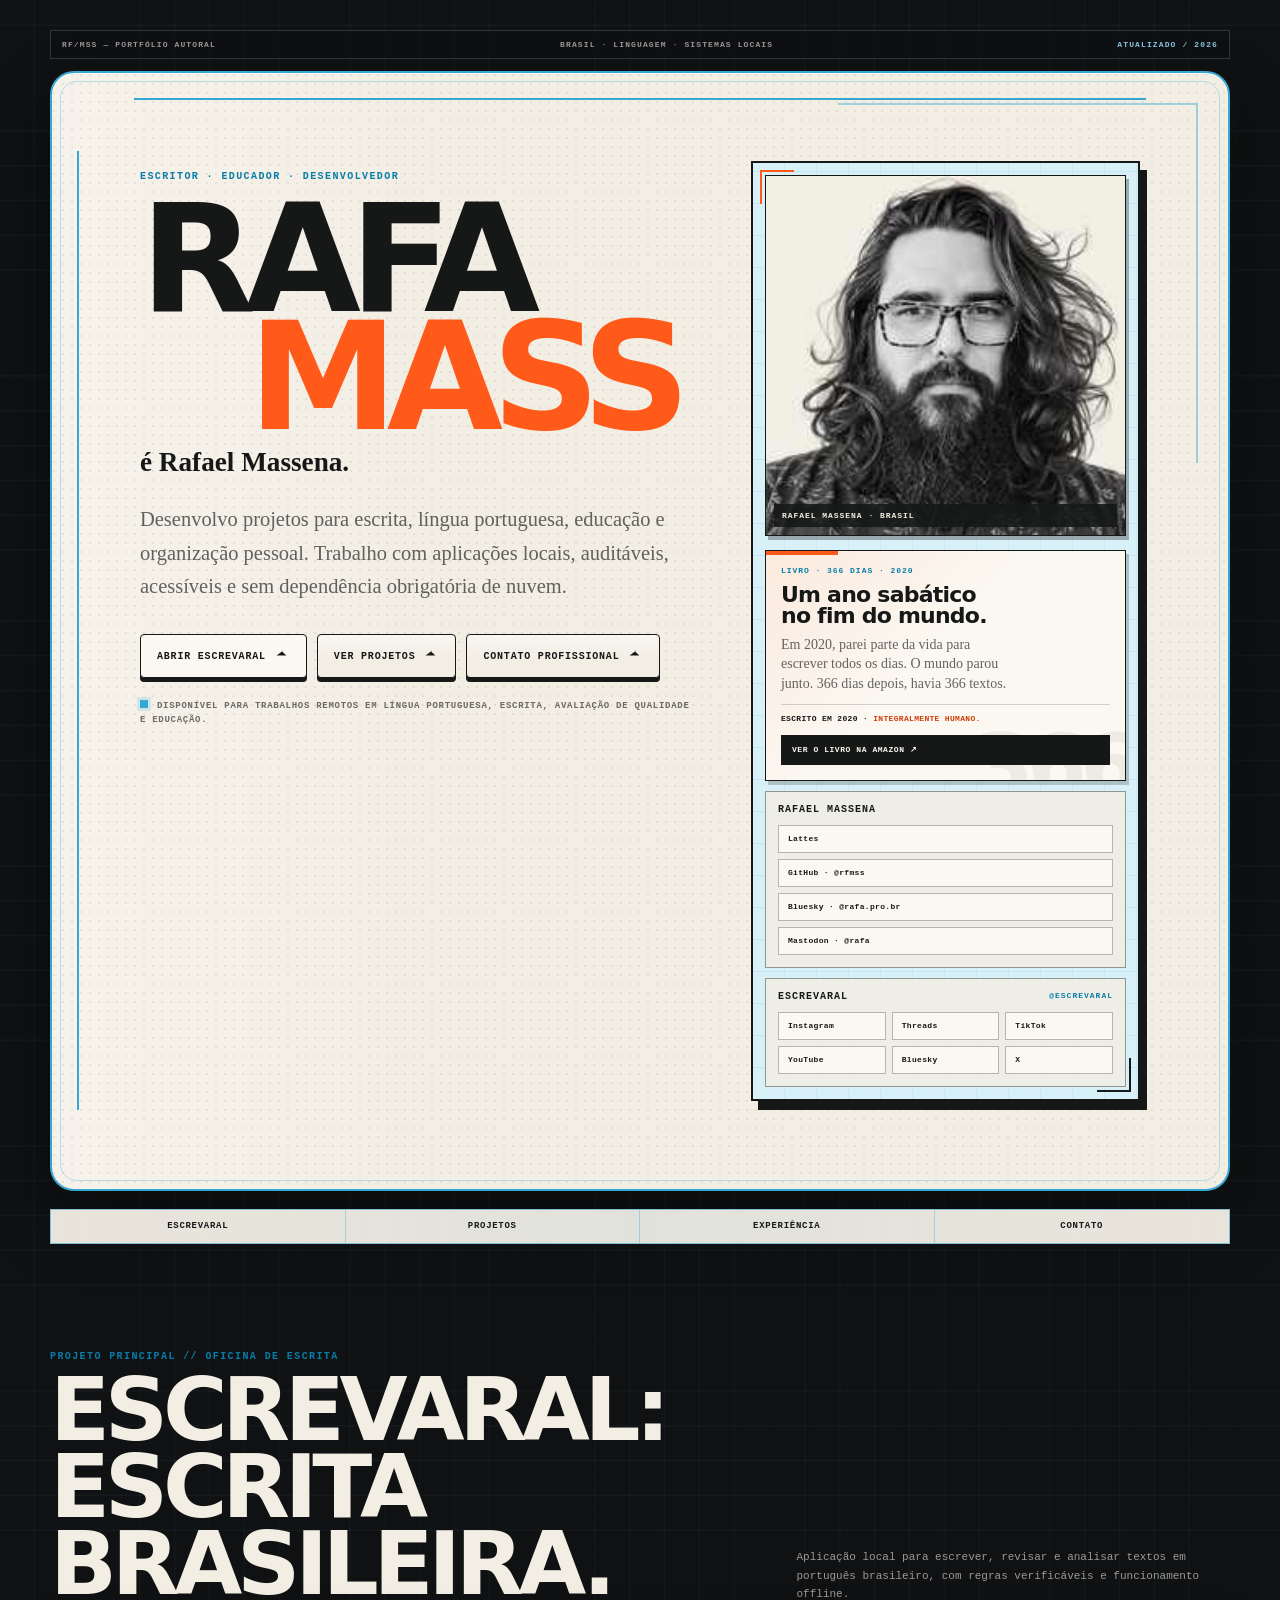
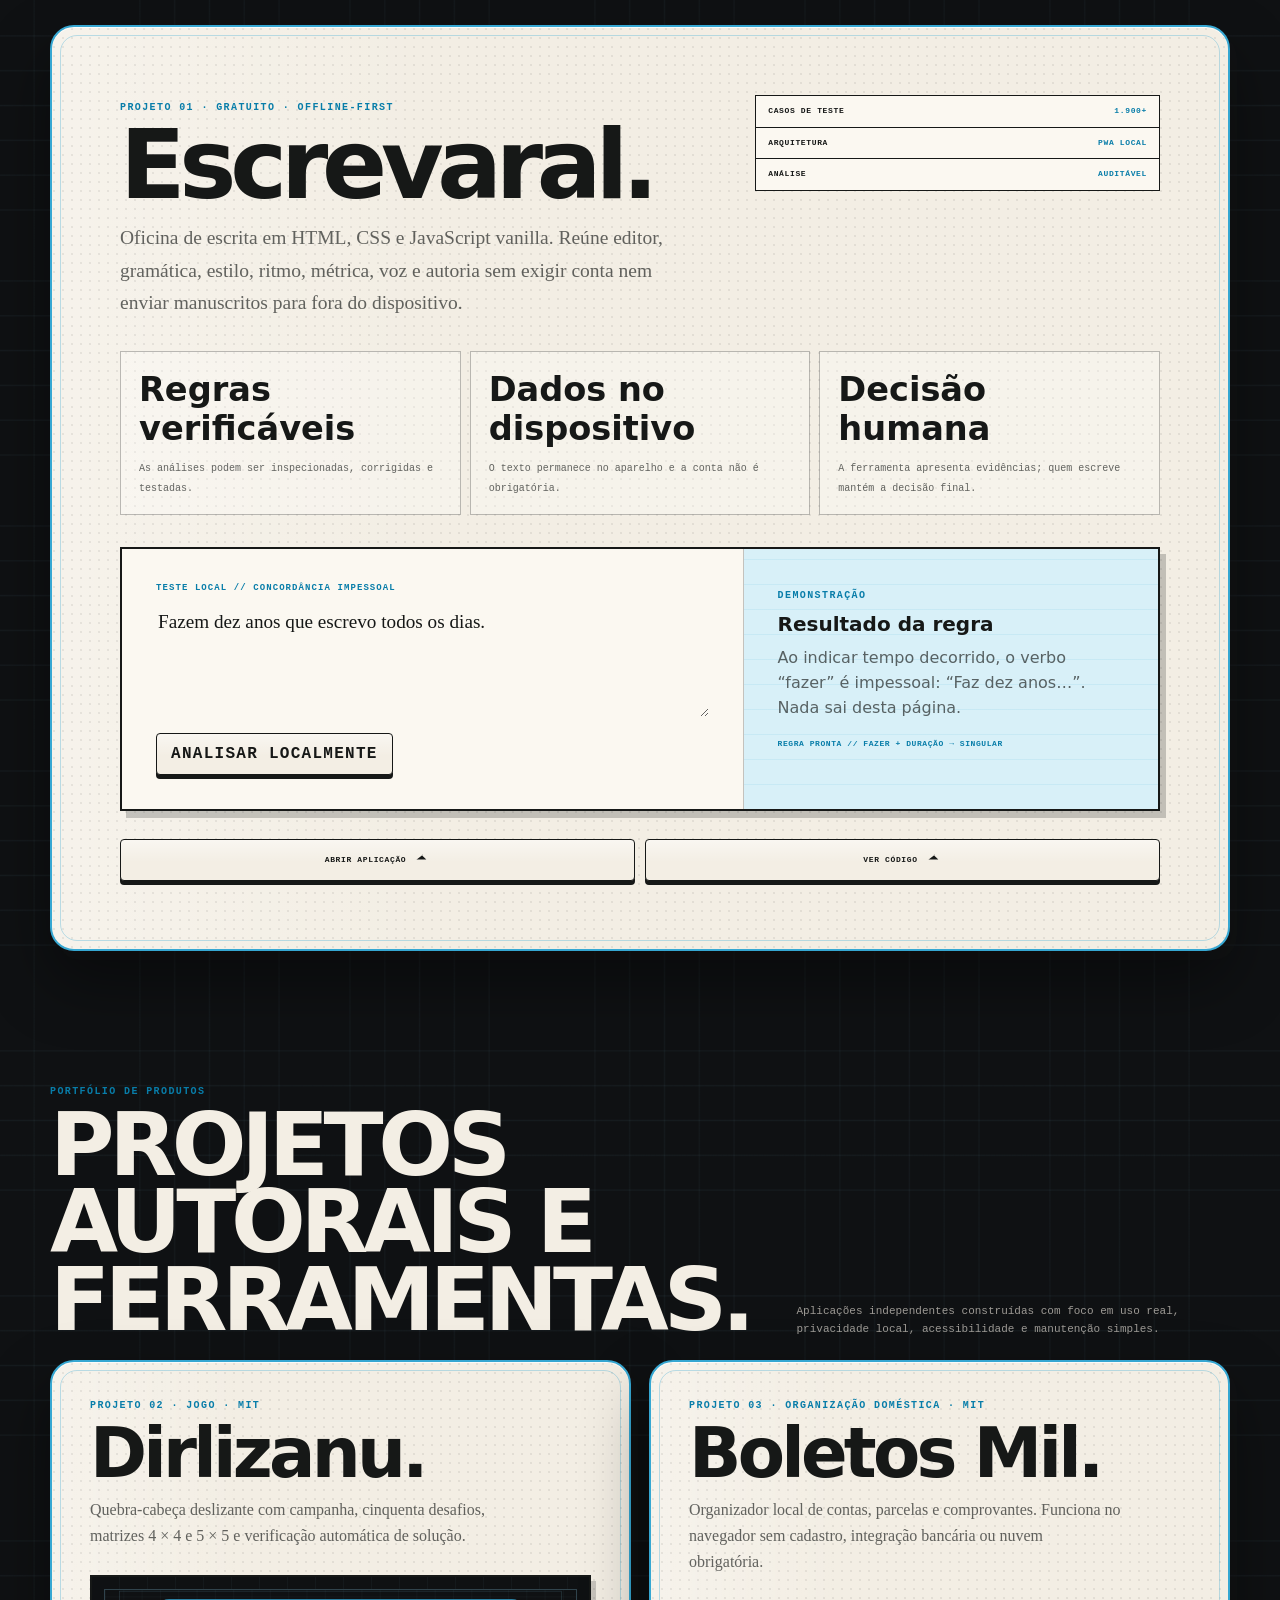
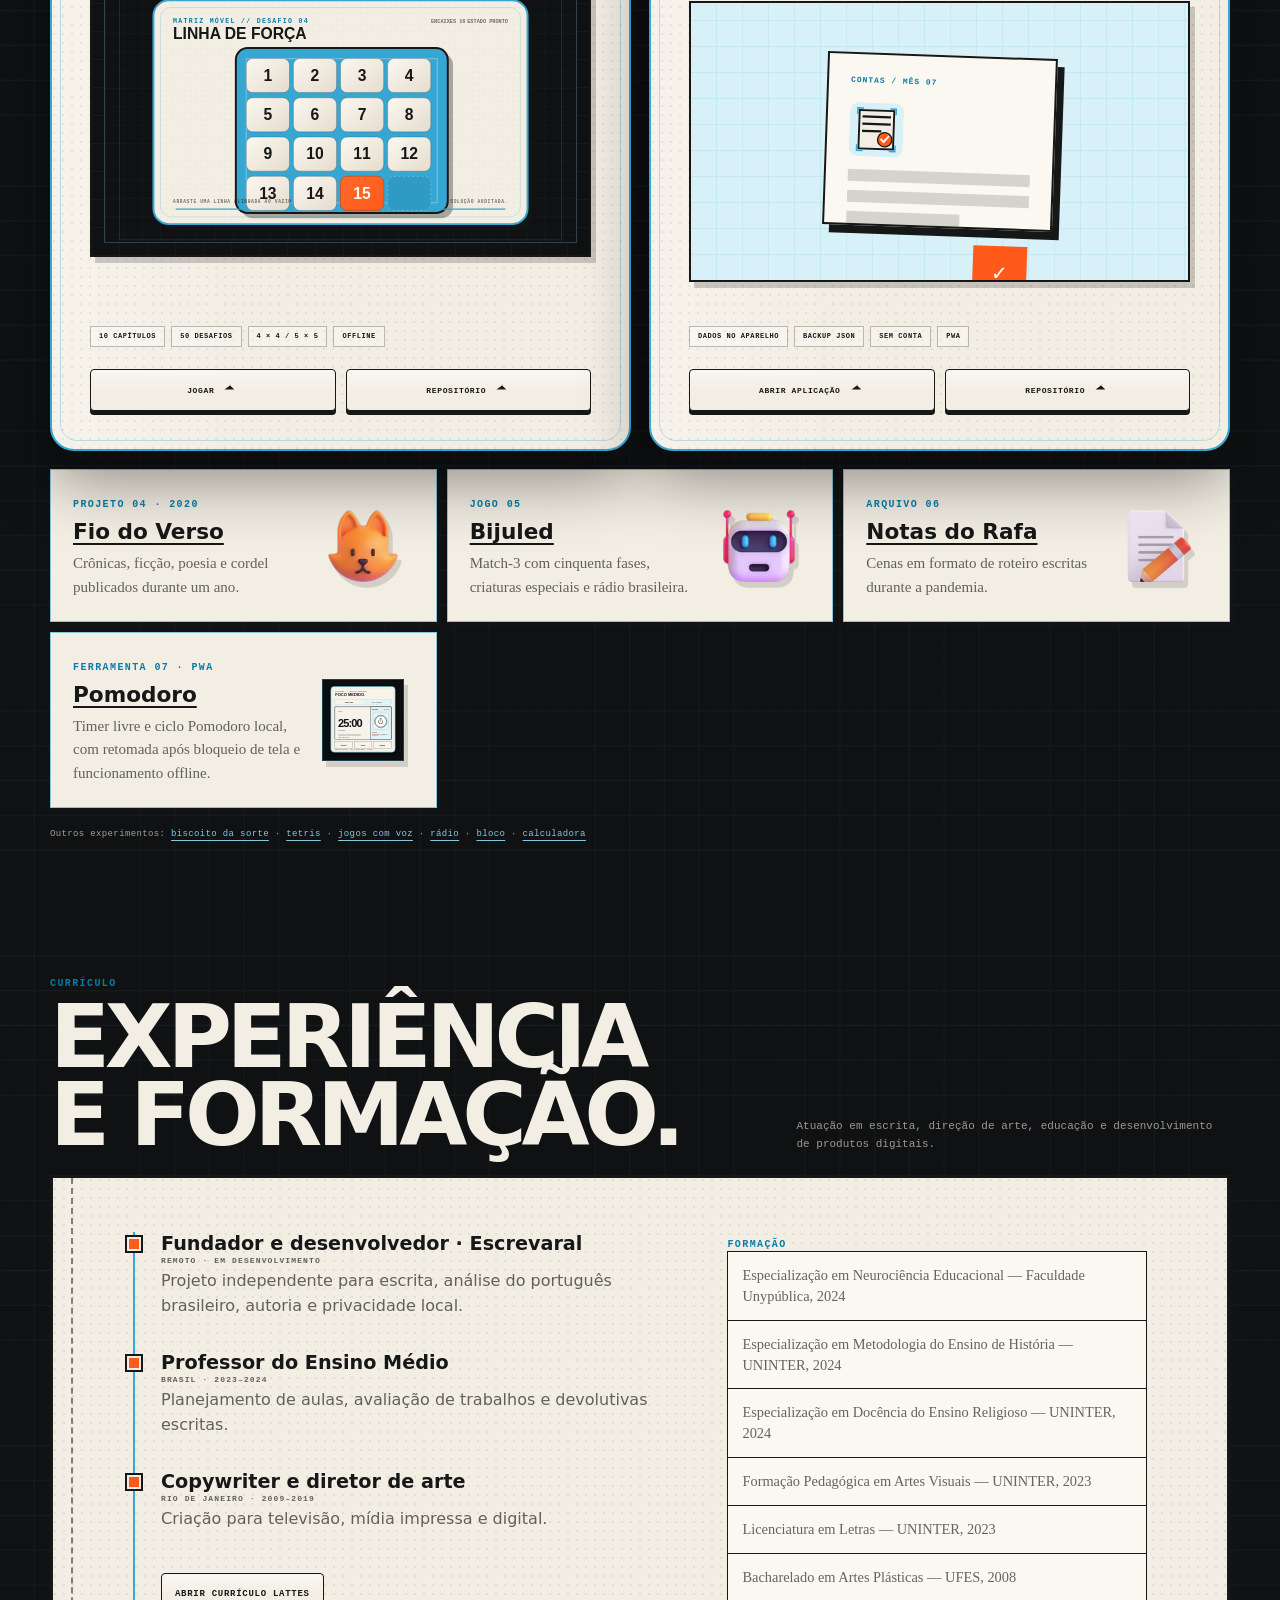
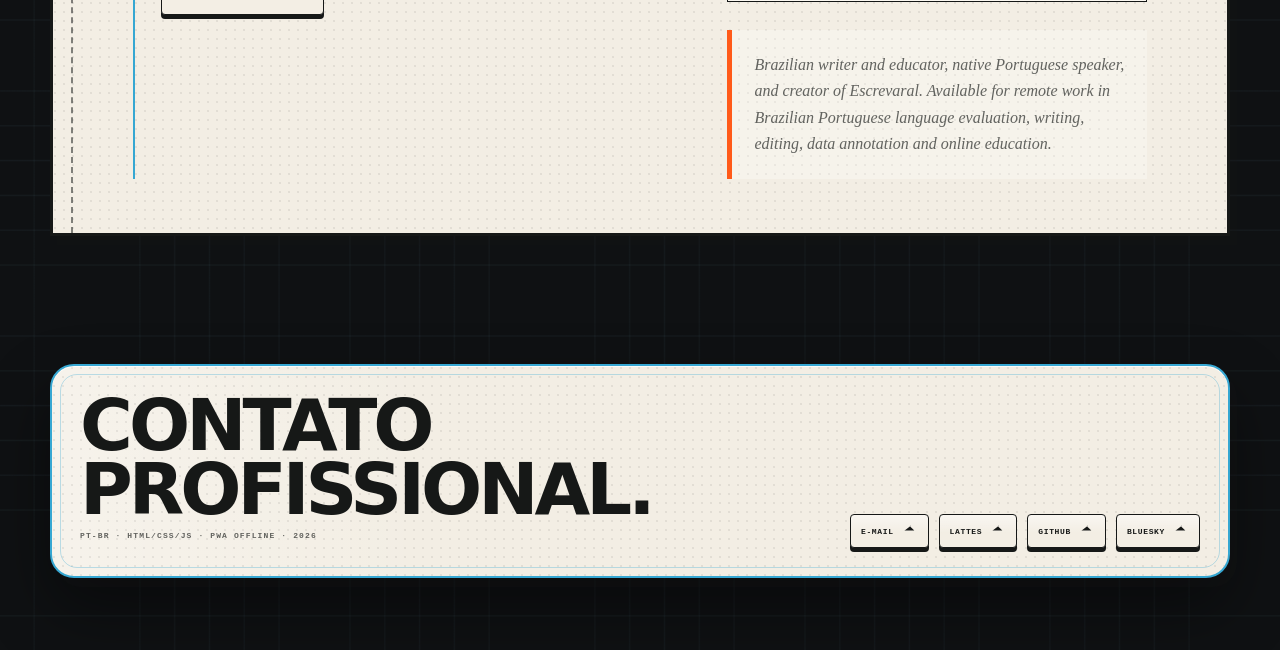
<file: index.html>
<!doctype html>
<html lang="pt-BR">
<head>
  <meta charset="UTF-8">
  <meta name="viewport" content="width=device-width, initial-scale=1, viewport-fit=cover">
  <meta name="apple-mobile-web-app-capable" content="yes">
  <meta name="apple-mobile-web-app-status-bar-style" content="black-translucent">
  <meta name="apple-mobile-web-app-title" content="Rafa Mass">
  <meta name="mobile-web-app-capable" content="yes">
  <meta name="theme-color" content="#171a1d">
  <meta name="description" content="Rafael Massena — escritor, educador e desenvolvedor de ferramentas digitais para escrita, língua portuguesa e organização pessoal.">
  <meta property="og:title" content="Rafa Mass · Rafael Massena">
  <meta property="og:description" content="Escrevaral, Dirlizanu, Boletos Mil e outros projetos autorais construídos no Brasil.">
  <meta property="og:url" content="https://rafa.pro.br/">
  <meta property="og:type" content="website">
  <meta property="og:locale" content="pt_BR">
  <link rel="canonical" href="https://rafa.pro.br/">
  <link rel="manifest" href="manifest.json">
  <link rel="apple-touch-icon" sizes="180x180" href="icon-sage.png">
  <link rel="stylesheet" href="assets/css/rafamass-blueprint.css">
  <link rel="stylesheet" href="assets/css/portfolio.css">
  <link rel="stylesheet" href="assets/css/profile-refinement.css">
  <link rel="stylesheet" href="assets/css/project-previews.css">
  <script>document.documentElement.classList.add('js');</script>
  <script type="application/ld+json">
  {
    "@context": "https://schema.org",
    "@type": "Person",
    "name": "Rafael Massena",
    "alternateName": ["Rafa Mass", "rfmss"],
    "url": "https://rafa.pro.br/",
    "jobTitle": "Escritor, educador e desenvolvedor de ferramentas digitais",
    "email": "mailto:rafamass@proton.me",
    "nationality": "Brasileiro",
    "knowsAbout": ["escrita", "português brasileiro", "educação", "neurociência educacional", "aplicações offline-first"],
    "sameAs": [
      "http://lattes.cnpq.br/4850442759129345",
      "https://github.com/rfmss",
      "https://bsky.app/profile/rafa.pro.br",
      "https://wandering.shop/@rafa",
      "https://hachyderm.io/@rfmss"
    ]
  }
  </script>
  <script data-goatcounter="https://rfmss.goatcounter.com/count" async src="//gc.zgo.at/count.js"></script>
  <title>Rafa Mass · Rafael Massena</title>
</head>
<body data-rm-blueprint>
  <a class="skip-link" href="#conteudo">Pular para o conteúdo</a>

  <div class="site-shell">
    <div class="technical-rail" aria-hidden="true">
      <span>RF/MSS — PORTFÓLIO AUTORAL</span>
      <span>BRASIL · LINGUAGEM · SISTEMAS LOCAIS</span>
      <span>ATUALIZADO / 2026</span>
    </div>

    <header class="hero rm-surface" id="inicio">
      <span class="blueprint-line horizontal" aria-hidden="true"></span>
      <span class="blueprint-line vertical" aria-hidden="true"></span>

      <div class="hero-copy">
        <p class="hero-kicker">Escritor · educador · desenvolvedor</p>
        <h1>Rafa<span>Mass</span></h1>
        <p class="hero-name">é Rafael Massena.</p>
        <p class="hero-lede">Desenvolvo projetos para escrita, língua portuguesa, educação e organização pessoal. Trabalho com aplicações locais, auditáveis, acessíveis e sem dependência obrigatória de nuvem.</p>

        <div class="hero-actions">
          <a class="action-link primary rm-command" href="https://escrevaral.com">Abrir Escrevaral</a>
          <a class="action-link rm-command" href="#projetos">Ver projetos</a>
          <a class="action-link rm-command" href="mailto:rafamass@proton.me">Contato profissional</a>
        </div>

        <p class="hero-status">Disponível para trabalhos remotos em língua portuguesa, escrita, avaliação de qualidade e educação.</p>
      </div>

      <aside class="hero-profile" aria-label="Foto, currículo e redes sociais de Rafael Massena">
        <figure class="profile-photo-frame">
          <img src="assets/perfil-rafa.svg" alt="Retrato ilustrado de Rafael Massena, com óculos e barba, em estilo editorial blueprint" width="320" height="320">
          <figcaption>RAFAEL MASSENA · BRASIL</figcaption>
        </figure>

        <div class="social-directory">
          <section class="social-group" aria-labelledby="rafa-links-title">
            <h2 id="rafa-links-title">Rafael Massena</h2>
            <div class="social-links">
              <a href="http://lattes.cnpq.br/4850442759129345">Lattes</a>
              <a href="https://github.com/rfmss" rel="me">GitHub · @rfmss</a>
              <a href="https://bsky.app/profile/rafa.pro.br" rel="me">Bluesky · @rafa.pro.br</a>
              <a href="https://wandering.shop/@rafa" rel="me">Mastodon · @rafa</a>
            </div>
          </section>

          <section class="social-group escrevaral-social" aria-labelledby="escrevaral-links-title">
            <h2 id="escrevaral-links-title">Escrevaral <span>@escrevaral</span></h2>
            <div class="social-links compact">
              <a href="https://www.instagram.com/escrevaral/">Instagram</a>
              <a href="https://www.threads.com/@escrevaral">Threads</a>
              <a href="https://www.tiktok.com/@escrevaral">TikTok</a>
              <a href="https://www.youtube.com/@escrevaral">YouTube</a>
              <a href="https://bsky.app/profile/escrevaral.bsky.social">Bluesky</a>
              <a href="https://x.com/escrevaral">X</a>
            </div>
          </section>
        </div>
      </aside>
    </header>

    <nav class="section-nav rm-meta-strip" aria-label="Seções do portfólio">
      <a href="#escrevaral">Escrevaral</a>
      <a href="#projetos">Projetos</a>
      <a href="#trajetoria">Experiência</a>
      <a href="#contato">Contato</a>
    </nav>

    <main id="conteudo">
      <section class="content-section" id="escrevaral" aria-labelledby="escrevaral-title">
        <header class="section-heading">
          <div>
            <span class="section-kicker">Projeto principal // oficina de escrita</span>
            <h2>Escrevaral: escrita brasileira.</h2>
          </div>
          <p>Aplicação local para escrever, revisar e analisar textos em português brasileiro, com regras verificáveis e funcionamento offline.</p>
        </header>

        <article class="case-study rm-surface reveal">
          <div class="case-header">
            <div>
              <span class="project-code">PROJETO 01 · GRATUITO · OFFLINE-FIRST</span>
              <h3 id="escrevaral-title">Escrevaral.</h3>
              <p class="case-intro">Oficina de escrita em HTML, CSS e JavaScript vanilla. Reúne editor, gramática, estilo, ritmo, métrica, voz e autoria sem exigir conta nem enviar manuscritos para fora do dispositivo.</p>
            </div>
            <div class="case-register" aria-label="Dados técnicos do Escrevaral">
              <div><span>Casos de teste</span><strong>1.900+</strong></div>
              <div><span>Arquitetura</span><strong>PWA local</strong></div>
              <div><span>Análise</span><strong>Auditável</strong></div>
            </div>
          </div>

          <div class="evidence-grid" aria-label="Princípios do projeto">
            <div class="evidence-card"><strong>Regras verificáveis</strong><span>As análises podem ser inspecionadas, corrigidas e testadas.</span></div>
            <div class="evidence-card"><strong>Dados no dispositivo</strong><span>O texto permanece no aparelho e a conta não é obrigatória.</span></div>
            <div class="evidence-card"><strong>Decisão humana</strong><span>A ferramenta apresenta evidências; quem escreve mantém a decisão final.</span></div>
          </div>

          <div class="analysis-bench" aria-labelledby="bench-title">
            <div class="bench-input">
              <label for="sample">Teste local // concordância impessoal</label>
              <textarea id="sample" spellcheck="false">Fazem dez anos que escrevo todos os dias.</textarea>
              <button class="bench-button rm-command" id="analyze" type="button">Analisar localmente</button>
            </div>
            <div class="bench-output" aria-live="polite">
              <span class="meta-label">Demonstração</span>
              <h4 id="bench-title">Resultado da regra</h4>
              <p id="feedback">Ao indicar tempo decorrido, o verbo “fazer” é impessoal: “Faz dez anos…”. Nada sai desta página.</p>
              <p class="rule-trace" id="trace">regra pronta // fazer + duração → singular</p>
            </div>
          </div>

          <div class="project-actions" style="margin-top: 28px">
            <a class="rm-command" href="https://escrevaral.com">Abrir aplicação</a>
            <a class="rm-command" href="https://github.com/rfmss/escrevaral">Ver código</a>
          </div>
        </article>
      </section>

      <section class="content-section" id="projetos" aria-labelledby="projects-title">
        <header class="section-heading">
          <div>
            <span class="section-kicker">Portfólio de produtos</span>
            <h2 id="projects-title">Projetos autorais e ferramentas.</h2>
          </div>
          <p>Aplicações independentes construídas com foco em uso real, privacidade local, acessibilidade e manutenção simples.</p>
        </header>

        <div class="featured-projects">
          <article class="project-card rm-surface reveal">
            <span class="project-code">PROJETO 02 · JOGO · MIT</span>
            <h3>Dirlizanu.</h3>
            <p>Quebra-cabeça deslizante com campanha, cinquenta desafios, matrizes 4 × 4 e 5 × 5 e verificação automática de solução.</p>
            <div class="project-visual project-preview-frame">
              <img class="project-preview" src="assets/dirlizanu-preview.svg" alt="Prévia do Dirlizanu com tabuleiro cyan, blocos claros e peça 15 vermelha" width="720" height="420">
            </div>
            <div class="project-signals"><span>10 capítulos</span><span>50 desafios</span><span>4 × 4 / 5 × 5</span><span>offline</span></div>
            <div class="project-actions">
              <a class="rm-command" href="https://rfmss.github.io/dirlizanu/">Jogar</a>
              <a class="rm-command" href="https://github.com/rfmss/dirlizanu">Repositório</a>
            </div>
          </article>

          <article class="project-card rm-surface reveal">
            <span class="project-code">PROJETO 03 · ORGANIZAÇÃO DOMÉSTICA · MIT</span>
            <h3>Boletos Mil.</h3>
            <p>Organizador local de contas, parcelas e comprovantes. Funciona no navegador sem cadastro, integração bancária ou nuvem obrigatória.</p>
            <div class="project-visual" aria-hidden="true">
              <div class="receipt-miniature">
                <img class="receipt-icon" src="assets/boletosmil.svg" alt="">
                <div class="receipt-line"></div><div class="receipt-line"></div><div class="receipt-line short"></div><span class="receipt-seal">✓</span>
              </div>
            </div>
            <div class="project-signals"><span>dados no aparelho</span><span>backup JSON</span><span>sem conta</span><span>PWA</span></div>
            <div class="project-actions">
              <a class="rm-command" href="https://rfmss.github.io/boletosmil/">Abrir aplicação</a>
              <a class="rm-command" href="https://github.com/rfmss/boletosmil">Repositório</a>
            </div>
          </article>
        </div>

        <div class="archive-grid" aria-label="Outros projetos">
          <article class="archive-card reveal"><div><span class="project-code">PROJETO 04 · 2020</span><h3><a href="https://fiodoverso.wordpress.com">Fio do Verso</a></h3><p>Crônicas, ficção, poesia e cordel publicados durante um ano.</p></div><img src="assets/fox.webp" alt="" loading="lazy"></article>
          <article class="archive-card reveal"><div><span class="project-code">JOGO 05</span><h3><a href="/bijuled/">Bijuled</a></h3><p>Match-3 com cinquenta fases, criaturas especiais e rádio brasileira.</p></div><img src="assets/robot.webp" alt="" loading="lazy"></article>
          <article class="archive-card reveal"><div><span class="project-code">ARQUIVO 06</span><h3><a href="/nota/">Notas do Rafa</a></h3><p>Cenas em formato de roteiro escritas durante a pandemia.</p></div><img src="assets/memo.png" alt="" loading="lazy"></article>
          <article class="archive-card reveal"><div><span class="project-code">FERRAMENTA 07 · PWA</span><h3><a href="https://rfmss.github.io/pomodoro/">Pomodoro</a></h3><p>Timer livre e ciclo Pomodoro local, com retomada após bloqueio de tela e funcionamento offline.</p></div><img src="assets/pomodoro-preview.svg" alt="Prévia do Pomodoro Blueprint com relógio 25:00 e selo de tomate" loading="lazy" width="512" height="512"></article>
        </div>
        <p class="experiment-links">Outros experimentos: <a href="/biscoito/">biscoito da sorte</a> · <a href="/kilo/">tetris</a> · <a href="/jogos/">jogos com voz</a> · <a href="/radio/">rádio</a> · <a href="/bloco/">bloco</a> · <a href="/calculadora/">calculadora</a></p>
      </section>

      <section class="content-section" id="trajetoria" aria-labelledby="trajectory-title">
        <header class="section-heading">
          <div><span class="section-kicker">Currículo</span><h2 id="trajectory-title">Experiência e formação.</h2></div>
          <p>Atuação em escrita, direção de arte, educação e desenvolvimento de produtos digitais.</p>
        </header>

        <div class="profile-dossier rm-dossier reveal">
          <div class="profile-columns">
            <div class="timeline">
              <article class="timeline-entry"><h3>Fundador e desenvolvedor · Escrevaral</h3><p class="timeline-when">REMOTO · EM DESENVOLVIMENTO</p><p>Projeto independente para escrita, análise do português brasileiro, autoria e privacidade local.</p></article>
              <article class="timeline-entry"><h3>Professor do Ensino Médio</h3><p class="timeline-when">BRASIL · 2023–2024</p><p>Planejamento de aulas, avaliação de trabalhos e devolutivas escritas.</p></article>
              <article class="timeline-entry"><h3>Copywriter e diretor de arte</h3><p class="timeline-when">RIO DE JANEIRO · 2009–2019</p><p>Criação para televisão, mídia impressa e digital.</p></article>
              <a class="lattes-link rm-command" href="http://lattes.cnpq.br/4850442759129345">Abrir Currículo Lattes</a>
            </div>
            <div>
              <span class="project-code">FORMAÇÃO</span>
              <ul class="education-list">
                <li>Especialização em Neurociência Educacional — Faculdade Unypública, 2024</li>
                <li>Especialização em Metodologia do Ensino de História — UNINTER, 2024</li>
                <li>Especialização em Docência do Ensino Religioso — UNINTER, 2024</li>
                <li>Formação Pedagógica em Artes Visuais — UNINTER, 2023</li>
                <li>Licenciatura em Letras — UNINTER, 2023</li>
                <li>Bacharelado em Artes Plásticas — UFES, 2008</li>
              </ul>
              <p class="english-note" lang="en">Brazilian writer and educator, native Portuguese speaker, and creator of Escrevaral. Available for remote work in Brazilian Portuguese language evaluation, writing, editing, data annotation and online education.</p>
            </div>
          </div>
        </div>
      </section>
    </main>

    <footer class="site-footer rm-surface" id="contato">
      <div class="footer-lockup">
        <div><strong>Contato profissional.</strong><p class="footer-meta">PT-BR · HTML/CSS/JS · PWA OFFLINE · <span id="currentYear">2026</span></p></div>
        <div class="footer-links">
          <a class="rm-command" href="mailto:rafamass@proton.me">E-mail</a>
          <a class="rm-command" href="http://lattes.cnpq.br/4850442759129345">Lattes</a>
          <a class="rm-command" href="https://github.com/rfmss" rel="me">GitHub</a>
          <a class="rm-command" href="https://bsky.app/profile/rafa.pro.br" rel="me">Bluesky</a>
        </div>
      </div>
    </footer>
  </div>

  <script src="assets/js/portfolio.js"></script>
</body>
</html>
</file>
<file: assets/css/rafamass-blueprint.css>
/*
 * RafaMass Blueprint System
 * Version 1.1.0
 * MIT License
 *
 * Apply data-rm-blueprint to a containing element, then use the rm-* classes.
 * No external fonts, images, JavaScript or global reset are required.
 */

:where([data-rm-blueprint]) {
  --rm-stage: #171a1d;
  --rm-stage-deep: #0f1113;
  --rm-paper: #f3eee4;
  --rm-paper-high: #fbf8f1;
  --rm-paper-deep: #e5dccd;
  --rm-ink: #161817;
  --rm-ink-soft: rgba(22, 24, 23, .66);
  --rm-cyan: #86c7df;
  --rm-cyan-strong: #36a7d2;
  --rm-cyan-pale: #d8f0f8;
  --rm-cyan-grid: rgba(34, 132, 172, .15);
  --rm-vermilion: #ff5a19;
  --rm-vermilion-deep: #cf3d0a;
  --rm-red: #e31b36;
  --rm-line-soft: rgba(22, 24, 23, .18);
  --rm-line-mid: rgba(22, 24, 23, .42);
  --rm-line-hard: #161817;
  --rm-shadow-sm: 3px 4px 0 rgba(22, 24, 23, .22);
  --rm-shadow-md: 7px 9px 0 rgba(22, 24, 23, .24);
  --rm-shadow-stage: 0 30px 65px rgba(0, 0, 0, .42);
  --rm-radius-object: clamp(14px, 4.2vw, 24px);
  --rm-radius-key: clamp(8px, 2.6vw, 15px);
  --rm-radius-control: 4px;

  /* Official typography roles. Keep these local and dependency-free. */
  --rm-font-display: system-ui, -apple-system, BlinkMacSystemFont, "Segoe UI", Arial, Helvetica, sans-serif;
  --rm-font-editorial: Georgia, "Times New Roman", serif;
  --rm-font-technical: ui-monospace, "Cascadia Mono", "SFMono-Regular", Consolas, "Liberation Mono", "Courier New", monospace;
  --rm-font-numeric: var(--rm-font-display);

  --rm-motion-fast: 90ms;
  --rm-motion-slide: 190ms;
  --rm-motion-reveal: 340ms;
  --rm-impact-ease: cubic-bezier(.2, .8, .2, 1);
  color: var(--rm-ink);
  font-family: var(--rm-font-display);
}

[data-rm-blueprint],
[data-rm-blueprint] *,
[data-rm-blueprint] *::before,
[data-rm-blueprint] *::after {
  box-sizing: border-box;
}

[data-rm-blueprint] :focus-visible {
  outline: 3px solid var(--rm-cyan-pale);
  outline-offset: 3px;
}

[data-rm-blueprint] .rm-type-display {
  font-family: var(--rm-font-display);
}

[data-rm-blueprint] .rm-type-editorial {
  font-family: var(--rm-font-editorial);
}

[data-rm-blueprint] .rm-type-technical {
  font-family: var(--rm-font-technical);
}

[data-rm-blueprint] .rm-type-numeric {
  font-family: var(--rm-font-numeric);
  font-variant-numeric: lining-nums tabular-nums;
  font-feature-settings: "lnum" 1, "tnum" 1;
}

[data-rm-blueprint] .rm-surface {
  position: relative;
  color: var(--rm-ink);
  border: 2px solid var(--rm-cyan-strong);
  border-radius: var(--rm-radius-object);
  background:
    radial-gradient(circle at 2px 2px, rgba(22,24,23,.075) 1px, transparent 1.2px) 0 0 / 9px 9px,
    linear-gradient(90deg, rgba(255,255,255,.27), transparent 32%),
    var(--rm-paper);
  box-shadow:
    var(--rm-shadow-md),
    var(--rm-shadow-stage),
    inset 0 1px rgba(255,255,255,.75);
}

[data-rm-blueprint] .rm-surface::before {
  content: "";
  position: absolute;
  inset: 8px;
  border: 1px solid rgba(54, 167, 210, .32);
  border-radius: calc(var(--rm-radius-object) - 7px);
  pointer-events: none;
}

[data-rm-blueprint] .rm-meta-strip {
  border: 1px solid rgba(54, 167, 210, .58);
  background:
    linear-gradient(90deg, transparent, rgba(134, 199, 223, .08), transparent),
    rgba(243, 238, 228, .96);
  box-shadow: var(--rm-shadow-sm);
}

[data-rm-blueprint] .rm-command {
  position: relative;
  border: 1px solid var(--rm-ink);
  border-radius: var(--rm-radius-control);
  color: var(--rm-ink);
  background:
    linear-gradient(180deg, rgba(255,255,255,.5), transparent 55%),
    var(--rm-paper);
  box-shadow: 0 4px 0 var(--rm-ink);
  font-family: var(--rm-font-technical);
  font-weight: 700;
  letter-spacing: .08em;
  text-transform: uppercase;
  transition:
    transform var(--rm-motion-fast) ease,
    box-shadow var(--rm-motion-fast) ease,
    background var(--rm-motion-fast) ease;
}

[data-rm-blueprint] .rm-command:hover {
  background:
    linear-gradient(180deg, rgba(255,255,255,.65), transparent 55%),
    var(--rm-paper-high);
}

[data-rm-blueprint] .rm-command:active {
  transform: translateY(3px);
  box-shadow: 0 1px 0 var(--rm-ink);
}

[data-rm-blueprint] .rm-command[aria-pressed="false"] {
  color: rgba(22, 24, 23, .62);
  background:
    repeating-linear-gradient(135deg, transparent 0 5px, rgba(22,24,23,.045) 5px 6px),
    var(--rm-paper-deep);
}

[data-rm-blueprint] .rm-key {
  display: grid;
  place-items: center;
  border: 1px solid rgba(22, 24, 23, .38);
  border-radius: var(--rm-radius-key);
  color: var(--rm-ink);
  background:
    radial-gradient(circle at 34% 18%, rgba(255,255,255,.82), transparent 40%),
    linear-gradient(145deg, var(--rm-paper-high), var(--rm-paper-deep));
  box-shadow:
    inset 2px 2px 2px rgba(255,255,255,.82),
    inset -2px -4px 8px rgba(22,24,23,.08),
    0 6px 0 #bcb3a5,
    0 10px 14px rgba(22,24,23,.23);
}

[data-rm-blueprint] .rm-key-signal {
  color: #fff8f1;
  background:
    radial-gradient(circle at 34% 18%, rgba(255,255,255,.32), transparent 40%),
    linear-gradient(145deg, #ff6a2c, var(--rm-vermilion));
  box-shadow:
    inset 2px 2px 2px rgba(255,255,255,.32),
    inset -2px -4px 8px rgba(92,20,0,.11),
    0 6px 0 var(--rm-vermilion-deep),
    0 10px 14px rgba(92,20,0,.26);
}

[data-rm-blueprint] .rm-dossier {
  position: relative;
  border: 3px solid var(--rm-ink);
  color: var(--rm-ink);
  background:
    radial-gradient(circle at 2px 2px, rgba(22,24,23,.075) 1px, transparent 1.2px) 0 0 / 9px 9px,
    var(--rm-paper);
  box-shadow: var(--rm-shadow-md);
}

[data-rm-blueprint] .rm-dossier::before {
  content: "";
  position: absolute;
  top: 0;
  bottom: 0;
  left: 18px;
  border-left: 2px dashed rgba(22, 24, 23, .52);
  pointer-events: none;
}

[data-rm-blueprint] .rm-blueprint-grid {
  background:
    repeating-linear-gradient(0deg, transparent 0 35px, rgba(54,167,210,.13) 35px 36px),
    repeating-linear-gradient(90deg, transparent 0 35px, rgba(54,167,210,.11) 35px 36px),
    var(--rm-paper);
}

[data-rm-blueprint] .rm-kicker {
  color: #087da9;
  font-family: var(--rm-font-technical);
  font-size: .68rem;
  font-weight: 700;
  letter-spacing: .14em;
  text-transform: uppercase;
}

[data-rm-blueprint] .rm-rule {
  height: 4px;
  border: 0;
  background: var(--rm-ink);
}

[data-rm-blueprint] .rm-signal {
  color: #fff;
  background: var(--rm-vermilion);
}

@media (prefers-reduced-motion: reduce) {
  [data-rm-blueprint] *,
  [data-rm-blueprint] *::before,
  [data-rm-blueprint] *::after {
    scroll-behavior: auto !important;
    transition-duration: .01ms !important;
    animation-duration: .01ms !important;
    animation-iteration-count: 1 !important;
  }
}
</file>
<file: assets/css/portfolio.css>
/*
 * rafa.pro.br — portfolio composition
 * Built on the RafaMass Blueprint System.
 */

:root {
  color-scheme: dark;
  --portfolio-width: 1180px;
  --portfolio-gutter: clamp(10px, 2.5vw, 28px);
}

html {
  scroll-behavior: smooth;
  background: #0f1113;
}

body {
  min-width: 320px;
  min-height: 100vh;
  margin: 0;
  overflow-x: hidden;
  color: var(--rm-paper);
  background:
    radial-gradient(circle at 50% -12%, rgba(54,167,210,.13), transparent 34rem),
    repeating-linear-gradient(0deg, transparent 0 34px, rgba(134,199,223,.055) 34px 35px),
    repeating-linear-gradient(90deg, transparent 0 34px, rgba(134,199,223,.045) 34px 35px),
    var(--rm-stage-deep);
  font-family: var(--rm-font-display);
}

body::before {
  content: "";
  position: fixed;
  inset: 12px;
  z-index: -1;
  border: 1px solid rgba(134,199,223,.16);
  pointer-events: none;
}

a {
  color: inherit;
}

button,
textarea {
  font: inherit;
}

::selection {
  color: #fff;
  background: var(--rm-vermilion);
}

.skip-link {
  position: fixed;
  top: -80px;
  left: 12px;
  z-index: 200;
  padding: 10px 14px;
  color: var(--rm-paper);
  background: var(--rm-ink);
  font: 700 12px/1 var(--rm-font-technical);
  text-transform: uppercase;
}

.skip-link:focus {
  top: 12px;
}

.site-shell {
  width: min(calc(100% - (var(--portfolio-gutter) * 2)), var(--portfolio-width));
  margin: 0 auto;
  padding: clamp(12px, 3vw, 30px) 0 72px;
}

.technical-rail {
  display: flex;
  justify-content: space-between;
  gap: 16px;
  margin-bottom: 12px;
  padding: 8px 11px;
  color: rgba(243,238,228,.62);
  border: 1px solid rgba(134,199,223,.22);
  background: rgba(15,17,19,.74);
  font: 700 8px/1.4 var(--rm-font-technical);
  letter-spacing: .14em;
  text-transform: uppercase;
}

.technical-rail span:last-child {
  color: var(--rm-cyan);
  text-align: right;
}

.hero {
  min-height: min(720px, calc(100dvh - 80px));
  display: grid;
  grid-template-columns: minmax(0, 1.35fr) minmax(290px, .65fr);
  gap: clamp(22px, 4vw, 52px);
  align-items: center;
  overflow: hidden;
  padding: clamp(36px, 7vw, 88px);
}

.hero::after {
  content: "";
  position: absolute;
  top: 30px;
  right: 30px;
  width: min(34vw, 360px);
  aspect-ratio: 1;
  border-top: 2px solid rgba(54,167,210,.44);
  border-right: 2px solid rgba(54,167,210,.44);
  opacity: 0;
  transform: scale(.8);
  transform-origin: top right;
  transition: opacity 520ms ease 400ms, transform 760ms var(--rm-impact-ease) 300ms;
}

.page-ready .hero::after {
  opacity: 1;
  transform: none;
}

.hero-copy,
.hero-plate {
  position: relative;
  z-index: 2;
}

.hero-kicker,
.section-kicker,
.project-code,
.meta-label,
.timeline-when,
.footer-meta {
  font-family: var(--rm-font-technical);
  font-weight: 700;
  letter-spacing: .14em;
  text-transform: uppercase;
}

.hero-kicker,
.section-kicker,
.project-code,
.meta-label {
  color: #087da9;
  font-size: 10px;
}

.hero h1 {
  max-width: 8ch;
  margin: 18px 0 10px;
  color: var(--rm-ink);
  font-size: clamp(4.2rem, 12vw, 9.4rem);
  line-height: .78;
  letter-spacing: -.075em;
  text-transform: uppercase;
}

.hero h1 span {
  display: block;
  margin-left: .72em;
  color: var(--rm-vermilion);
}

.hero-name {
  margin: 0 0 24px;
  color: var(--rm-ink);
  font: italic clamp(1.15rem, 2.4vw, 1.7rem)/1.25 var(--rm-font-editorial);
}

.hero-lede {
  max-width: 52ch;
  margin: 0;
  color: var(--rm-ink-soft);
  font: clamp(1.03rem, 2vw, 1.28rem)/1.65 var(--rm-font-editorial);
}

.hero-actions,
.project-actions,
.footer-links {
  display: flex;
  flex-wrap: wrap;
  gap: 10px;
}

.hero-actions {
  margin-top: 30px;
}

.action-link {
  min-height: 44px;
  display: inline-flex;
  align-items: center;
  justify-content: center;
  padding: 10px 16px;
  text-decoration: none;
  font-size: 10px;
}

.action-link.primary {
  color: #fff;
  border-color: var(--rm-vermilion-deep);
  background: var(--rm-vermilion);
  box-shadow: 0 4px 0 var(--rm-vermilion-deep);
}

.action-link.primary:hover {
  background: #ff6a2c;
}

.hero-status {
  margin: 22px 0 0;
  color: rgba(22,24,23,.62);
  font: 700 9px/1.5 var(--rm-font-technical);
  letter-spacing: .08em;
  text-transform: uppercase;
}

.hero-status::before {
  content: "";
  width: 8px;
  height: 8px;
  display: inline-block;
  margin-right: 9px;
  background: var(--rm-cyan-strong);
  box-shadow: 0 0 0 3px rgba(54,167,210,.18);
}

.hero-plate {
  min-height: 360px;
  display: grid;
  align-content: space-between;
  padding: 28px;
  border: 2px solid var(--rm-ink);
  background:
    repeating-linear-gradient(0deg, transparent 0 31px, rgba(54,167,210,.15) 31px 32px),
    repeating-linear-gradient(90deg, transparent 0 31px, rgba(54,167,210,.12) 31px 32px),
    var(--rm-cyan-pale);
  box-shadow: 8px 10px 0 var(--rm-ink);
  transform: rotate(1.5deg);
}

.hero-plate::before,
.hero-plate::after {
  content: "";
  position: absolute;
  width: 42px;
  height: 42px;
  border-color: var(--rm-vermilion);
  pointer-events: none;
}

.hero-plate::before {
  top: 10px;
  left: 10px;
  border-top: 3px solid;
  border-left: 3px solid;
}

.hero-plate::after {
  right: 10px;
  bottom: 10px;
  border-right: 3px solid;
  border-bottom: 3px solid;
}

.plate-index {
  color: var(--rm-ink);
  font: 900 clamp(5rem, 11vw, 8rem)/.8 var(--rm-font-display);
  letter-spacing: -.08em;
}

.plate-signature {
  width: 118px;
  aspect-ratio: 1;
  display: grid;
  place-items: center;
  justify-self: end;
  color: #fff;
  font: 900 45px/1 var(--rm-font-display);
  letter-spacing: -.08em;
}

.plate-data {
  display: grid;
  gap: 5px;
  color: var(--rm-ink);
  font: 700 9px/1.35 var(--rm-font-technical);
  letter-spacing: .1em;
  text-transform: uppercase;
}

.section-nav {
  position: sticky;
  top: 8px;
  z-index: 50;
  display: grid;
  grid-template-columns: repeat(4, minmax(0, 1fr));
  margin: 18px 0 clamp(56px, 9vw, 100px);
}

.section-nav a {
  min-width: 0;
  padding: 12px 8px;
  overflow: hidden;
  color: var(--rm-ink);
  border-right: 1px solid rgba(54,167,210,.35);
  text-align: center;
  text-decoration: none;
  text-overflow: ellipsis;
  white-space: nowrap;
  font: 700 9px/1 var(--rm-font-technical);
  letter-spacing: .08em;
  text-transform: uppercase;
}

.section-nav a:last-child {
  border-right: 0;
}

.content-section {
  scroll-margin-top: 74px;
  margin-bottom: clamp(72px, 10vw, 130px);
}

.section-heading {
  display: grid;
  grid-template-columns: minmax(0, 1fr) minmax(240px, .6fr);
  gap: 24px;
  align-items: end;
  margin-bottom: 22px;
}

.section-heading h2 {
  margin: 8px 0 0;
  color: var(--rm-paper);
  font-size: clamp(2.5rem, 7vw, 5.5rem);
  line-height: .88;
  letter-spacing: -.06em;
  text-transform: uppercase;
}

.section-heading p {
  margin: 0;
  color: rgba(243,238,228,.62);
  font: 11px/1.65 var(--rm-font-technical);
}

.case-study {
  padding: clamp(28px, 6vw, 68px);
}

.case-header {
  display: grid;
  grid-template-columns: minmax(0, 1.2fr) minmax(220px, .8fr);
  gap: 28px;
  align-items: start;
}

.case-study h3 {
  margin: 10px 0 16px;
  color: var(--rm-ink);
  font-size: clamp(3rem, 8vw, 6rem);
  line-height: .86;
  letter-spacing: -.065em;
}

.case-intro {
  max-width: 60ch;
  margin: 0;
  color: var(--rm-ink-soft);
  font: clamp(1rem, 2vw, 1.22rem)/1.65 var(--rm-font-editorial);
}

.case-register {
  display: grid;
  gap: 1px;
  border: 1px solid var(--rm-ink);
  background: var(--rm-ink);
}

.case-register div {
  display: grid;
  grid-template-columns: 1fr auto;
  gap: 12px;
  padding: 10px 12px;
  color: var(--rm-ink);
  background: var(--rm-paper-high);
  font: 700 8px/1.35 var(--rm-font-technical);
  letter-spacing: .08em;
  text-transform: uppercase;
}

.case-register strong {
  color: #087da9;
}

.evidence-grid {
  display: grid;
  grid-template-columns: repeat(3, minmax(0, 1fr));
  gap: 9px;
  margin: 32px 0;
}

.evidence-card {
  min-height: 128px;
  padding: 18px;
  border: 1px solid rgba(22,24,23,.28);
  background: rgba(255,255,255,.25);
}

.evidence-card strong {
  display: block;
  margin-bottom: 8px;
  color: var(--rm-ink);
  font-size: clamp(1.4rem, 3vw, 2.1rem);
}

.evidence-card span {
  color: var(--rm-ink-soft);
  font: 10px/1.5 var(--rm-font-technical);
}

.analysis-bench {
  display: grid;
  grid-template-columns: minmax(0, 1.2fr) minmax(240px, .8fr);
  border: 2px solid var(--rm-ink);
  background: var(--rm-paper-high);
  box-shadow: 6px 7px 0 rgba(22,24,23,.22);
}

.bench-input,
.bench-output {
  padding: clamp(20px, 4vw, 34px);
}

.bench-input {
  border-right: 1px solid rgba(22,24,23,.24);
}

.bench-input label {
  display: block;
  margin-bottom: 10px;
  color: #087da9;
  font: 700 9px/1.3 var(--rm-font-technical);
  letter-spacing: .12em;
  text-transform: uppercase;
}

.bench-input textarea {
  width: 100%;
  min-height: 112px;
  resize: vertical;
  border: 0;
  color: var(--rm-ink);
  background: transparent;
  font: 1.2rem/1.55 var(--rm-font-editorial);
}

.bench-input textarea:focus-visible {
  outline-color: var(--rm-cyan-strong);
}

.bench-button {
  min-height: 42px;
  margin-top: 12px;
  padding: 9px 14px;
  cursor: pointer;
}

.bench-output {
  position: relative;
  background:
    repeating-linear-gradient(0deg, transparent 0 24px, rgba(54,167,210,.10) 24px 25px),
    var(--rm-cyan-pale);
}

.bench-output h4 {
  margin: 10px 0;
  color: var(--rm-ink);
  font-size: 1.25rem;
}

.bench-output p {
  margin: 0;
  color: var(--rm-ink-soft);
  line-height: 1.55;
}

.rule-trace {
  margin-top: 18px !important;
  color: #087da9 !important;
  font: 700 8px/1.5 var(--rm-font-technical);
  letter-spacing: .07em;
  text-transform: uppercase;
}

.featured-projects {
  display: grid;
  grid-template-columns: repeat(2, minmax(0, 1fr));
  gap: 18px;
}

.project-card {
  min-width: 0;
  padding: clamp(22px, 4vw, 38px);
  color: var(--rm-ink);
}

.project-card h3 {
  margin: 12px 0;
  font-size: clamp(2.2rem, 5.5vw, 4.3rem);
  line-height: .9;
  letter-spacing: -.055em;
}

.project-card p {
  max-width: 54ch;
  margin: 0;
  color: var(--rm-ink-soft);
  font: 1rem/1.62 var(--rm-font-editorial);
}

.project-signals {
  display: flex;
  flex-wrap: wrap;
  gap: 6px;
  margin: 22px 0;
}

.project-signals span {
  padding: 6px 8px;
  color: var(--rm-ink);
  border: 1px solid rgba(22,24,23,.28);
  background: rgba(255,255,255,.25);
  font: 700 7px/1 var(--rm-font-technical);
  letter-spacing: .08em;
  text-transform: uppercase;
}

.project-actions a {
  padding: 9px 12px;
  color: var(--rm-ink);
  text-decoration: none;
  font-size: 8px;
}

.project-visual {
  min-height: 235px;
  display: grid;
  place-items: center;
  margin: 26px 0 22px;
  overflow: hidden;
  border: 2px solid var(--rm-ink);
  background:
    repeating-linear-gradient(0deg, transparent 0 25px, rgba(54,167,210,.13) 25px 26px),
    repeating-linear-gradient(90deg, transparent 0 25px, rgba(54,167,210,.11) 25px 26px),
    var(--rm-cyan-pale);
  box-shadow: 5px 6px 0 rgba(22,24,23,.2);
}

.puzzle-miniature {
  width: min(240px, 72%);
  display: grid;
  grid-template-columns: repeat(4, 1fr);
  gap: 7px;
  padding: 12px;
  border: 2px solid var(--rm-ink);
  background: var(--rm-cyan-strong);
  box-shadow: 7px 8px 0 var(--rm-ink);
  transform: rotate(-2deg);
}

.puzzle-miniature span {
  aspect-ratio: 1;
  display: grid;
  place-items: center;
  font-weight: 900;
  font-size: clamp(14px, 3vw, 24px);
}

.puzzle-miniature span.signal {
  color: #fff;
  background: var(--rm-vermilion);
  box-shadow: 0 5px 0 var(--rm-vermilion-deep);
}

.receipt-miniature {
  width: min(230px, 70%);
  min-height: 170px;
  padding: 22px;
  border: 2px solid var(--rm-ink);
  background: var(--rm-paper-high);
  box-shadow: 7px 8px 0 var(--rm-ink);
  transform: rotate(2deg);
}

.receipt-miniature::before {
  content: "CONTAS / MÊS 07";
  display: block;
  margin-bottom: 18px;
  color: #087da9;
  font: 700 8px/1 var(--rm-font-technical);
  letter-spacing: .12em;
}

.receipt-line {
  height: 12px;
  margin: 9px 0;
  background: rgba(22,24,23,.16);
}

.receipt-line.short {
  width: 62%;
}

.receipt-seal {
  width: 54px;
  aspect-ratio: 1;
  display: grid;
  place-items: center;
  margin: 18px 0 0 auto;
  color: #fff;
  background: var(--rm-vermilion);
  font: 900 20px/1 var(--rm-font-display);
}

.archive-grid {
  display: grid;
  grid-template-columns: repeat(2, minmax(0, 1fr));
  gap: 10px;
  margin-top: 18px;
}

.archive-card {
  min-height: 190px;
  display: grid;
  grid-template-columns: minmax(0, 1fr) 92px;
  gap: 18px;
  align-items: end;
  padding: 22px;
  color: var(--rm-ink);
  border: 1px solid rgba(54,167,210,.55);
  background: var(--rm-paper);
  box-shadow: 4px 5px 0 rgba(22,24,23,.38);
}

.archive-card h3 {
  margin: 8px 0;
  font-size: 1.35rem;
}

.archive-card p {
  margin: 0;
  color: var(--rm-ink-soft);
  font: .94rem/1.55 var(--rm-font-editorial);
}

.archive-card a {
  text-underline-offset: 4px;
}

.archive-card img {
  width: 82px;
  height: 82px;
  object-fit: contain;
  filter: saturate(.85) contrast(1.05) drop-shadow(4px 6px 0 rgba(22,24,23,.14));
}

.experiment-links {
  margin: 18px 0 0;
  color: rgba(243,238,228,.64);
  font: 9px/1.9 var(--rm-font-technical);
  letter-spacing: .04em;
}

.experiment-links a {
  color: var(--rm-cyan);
  text-underline-offset: 4px;
}

.profile-dossier {
  padding: clamp(28px, 5vw, 54px) clamp(34px, 7vw, 80px);
}

.profile-columns {
  display: grid;
  grid-template-columns: minmax(0, 1fr) minmax(280px, .8fr);
  gap: clamp(28px, 6vw, 70px);
}

.timeline {
  position: relative;
  padding-left: 26px;
  border-left: 2px solid var(--rm-cyan-strong);
}

.timeline-entry {
  position: relative;
  margin-bottom: 32px;
}

.timeline-entry:last-child {
  margin-bottom: 0;
}

.timeline-entry::before {
  content: "";
  position: absolute;
  top: 5px;
  left: -34px;
  width: 14px;
  height: 14px;
  border: 2px solid var(--rm-paper);
  background: var(--rm-vermilion);
  box-shadow: 0 0 0 2px var(--rm-ink);
}

.timeline-entry h3 {
  margin: 0;
  color: var(--rm-ink);
  font-size: 1.2rem;
}

.timeline-when {
  margin: 7px 0 10px;
  color: #087da9;
  font-size: 8px;
}

.timeline-entry p {
  margin: 0;
  color: var(--rm-ink-soft);
  line-height: 1.6;
}

.education-list {
  display: grid;
  gap: 1px;
  margin: 0;
  padding: 0;
  border: 1px solid var(--rm-ink);
  background: var(--rm-ink);
  list-style: none;
}

.education-list li {
  padding: 13px 14px;
  color: var(--rm-ink-soft);
  background: var(--rm-paper-high);
  font: .9rem/1.45 var(--rm-font-editorial);
}

.english-note {
  margin: 28px 0 0;
  padding: 22px;
  color: var(--rm-ink-soft);
  border-left: 5px solid var(--rm-vermilion);
  background: rgba(255,255,255,.25);
  font: italic 1rem/1.65 var(--rm-font-editorial);
}

.site-footer {
  padding: 28px;
  color: var(--rm-ink);
}

.footer-lockup {
  display: grid;
  grid-template-columns: minmax(0, 1fr) auto;
  gap: 24px;
  align-items: end;
}

.footer-lockup strong {
  display: block;
  font-size: clamp(2rem, 6vw, 4.5rem);
  line-height: .88;
  letter-spacing: -.055em;
  text-transform: uppercase;
}

.footer-meta {
  margin-top: 10px;
  color: var(--rm-ink-soft);
  font-size: 8px;
}

.footer-links {
  justify-content: flex-end;
}

.footer-links a {
  padding: 8px 10px;
  color: var(--rm-ink);
  text-decoration: none;
  font-size: 8px;
}

.reveal {
  opacity: 0;
  transform: translateY(24px);
  transition: opacity 620ms ease, transform 620ms var(--rm-impact-ease);
}

.reveal.in {
  opacity: 1;
  transform: none;
}

.blueprint-line {
  position: absolute;
  z-index: 1;
  background: var(--rm-cyan-strong);
  transform: scaleX(0);
  transform-origin: left;
  transition: transform 900ms var(--rm-impact-ease);
}

.blueprint-line.horizontal {
  left: 7%;
  right: 7%;
  top: 25px;
  height: 2px;
}

.blueprint-line.vertical {
  top: 7%;
  bottom: 7%;
  left: 25px;
  width: 2px;
  transform: scaleY(0);
  transform-origin: top;
}

.page-ready .blueprint-line.horizontal {
  transform: scaleX(1);
}

.page-ready .blueprint-line.vertical {
  transform: scaleY(1);
}

@media (max-width: 900px) {
  .hero {
    min-height: auto;
    grid-template-columns: 1fr;
    padding-bottom: 54px;
  }

  .hero-plate {
    width: min(100%, 560px);
    min-height: 260px;
    justify-self: end;
  }

  .section-heading,
  .case-header,
  .profile-columns {
    grid-template-columns: 1fr;
  }

  .featured-projects {
    grid-template-columns: 1fr;
  }

  .case-register {
    grid-template-columns: repeat(3, minmax(0, 1fr));
  }

  .case-register div {
    grid-template-columns: 1fr;
  }
}

@media (max-width: 680px) {
  body::before {
    inset: 6px;
  }

  .site-shell {
    width: min(calc(100% - 16px), var(--portfolio-width));
    padding-top: 8px;
  }

  .technical-rail span:nth-child(2) {
    display: none;
  }

  .hero {
    gap: 34px;
    padding: 36px 24px 42px;
    border-radius: 15px;
  }

  .hero h1 {
    font-size: clamp(4rem, 21vw, 6.7rem);
  }

  .hero h1 span {
    margin-left: .35em;
  }

  .hero-actions .action-link {
    flex: 1 1 100%;
  }

  .hero-plate {
    width: 92%;
    min-height: 230px;
    padding: 22px;
  }

  .plate-signature {
    width: 92px;
    font-size: 36px;
  }

  .section-nav {
    position: static;
    grid-template-columns: repeat(2, minmax(0, 1fr));
  }

  .section-nav a:nth-child(2) {
    border-right: 0;
  }

  .section-nav a:nth-child(-n+2) {
    border-bottom: 1px solid rgba(54,167,210,.35);
  }

  .section-heading h2 {
    font-size: clamp(2.7rem, 15vw, 4.5rem);
  }

  .case-study,
  .project-card,
  .profile-dossier,
  .site-footer {
    padding: 24px;
  }

  .evidence-grid,
  .archive-grid,
  .case-register {
    grid-template-columns: 1fr;
  }

  .analysis-bench {
    grid-template-columns: 1fr;
  }

  .bench-input {
    border-right: 0;
    border-bottom: 1px solid rgba(22,24,23,.24);
  }

  .project-visual {
    min-height: 205px;
  }

  .archive-card {
    grid-template-columns: minmax(0, 1fr) 72px;
  }

  .archive-card img {
    width: 65px;
    height: 65px;
  }

  .footer-lockup {
    grid-template-columns: 1fr;
  }

  .footer-links {
    justify-content: flex-start;
  }
}

@media (max-width: 420px) {
  .technical-rail {
    font-size: 7px;
  }

  .hero {
    padding-inline: 18px;
  }

  .hero-kicker,
  .section-kicker,
  .project-code,
  .meta-label {
    font-size: 8px;
  }

  .hero-plate {
    width: 96%;
    min-height: 210px;
  }

  .plate-index {
    font-size: 4.6rem;
  }

  .archive-card {
    grid-template-columns: 1fr;
  }

  .archive-card img {
    display: none;
  }
}

@media (prefers-reduced-motion: reduce) {
  html {
    scroll-behavior: auto;
  }

  .reveal {
    opacity: 1;
    transform: none;
  }

  .blueprint-line,
  .hero::after {
    opacity: 1;
    transform: none;
  }
}
</file>
<file: assets/css/profile-refinement.css>
/*
 * rafa.pro.br — profile, social directory and interaction refinement
 * Keeps the Blueprint language while making the portfolio more direct.
 */

a[href],
button,
[role="button"],
.rm-command {
  cursor: pointer;
}

textarea,
input {
  cursor: text;
}

.hero {
  min-height: auto;
  grid-template-columns: minmax(0, 1.18fr) minmax(330px, .82fr);
  align-items: start;
}

.hero-copy,
.hero-profile {
  position: relative;
  z-index: 2;
}

.hero-name {
  font-style: normal;
  font-weight: 700;
}

.hero-lede {
  max-width: 58ch;
}

.hero-profile {
  display: grid;
  gap: 14px;
  min-width: 0;
  padding: 12px;
  border: 2px solid var(--rm-ink);
  background:
    repeating-linear-gradient(0deg, transparent 0 31px, rgba(54,167,210,.12) 31px 32px),
    repeating-linear-gradient(90deg, transparent 0 31px, rgba(54,167,210,.1) 31px 32px),
    var(--rm-cyan-pale);
  box-shadow: 7px 9px 0 var(--rm-ink);
}

.hero-profile::before,
.hero-profile::after {
  content: "";
  position: absolute;
  width: 34px;
  height: 34px;
  pointer-events: none;
}

.hero-profile::before {
  top: 7px;
  left: 7px;
  border-top: 2px solid var(--rm-vermilion);
  border-left: 2px solid var(--rm-vermilion);
}

.hero-profile::after {
  right: 7px;
  bottom: 7px;
  border-right: 2px solid var(--rm-ink);
  border-bottom: 2px solid var(--rm-ink);
}

.profile-photo-frame {
  position: relative;
  margin: 0;
  overflow: hidden;
  border: 1px solid var(--rm-ink);
  background: var(--rm-paper);
  box-shadow: 3px 4px 0 rgba(22,24,23,.32);
}

.profile-photo-frame img {
  display: block;
  width: 100%;
  height: auto;
  aspect-ratio: 1;
  object-fit: cover;
}

.profile-photo-frame figcaption {
  position: absolute;
  left: 8px;
  right: 8px;
  bottom: 8px;
  padding: 7px 8px;
  color: var(--rm-paper);
  background: rgba(22,24,23,.88);
  font: 700 8px/1.2 var(--rm-font-technical);
  letter-spacing: .12em;
  text-transform: uppercase;
}

.social-directory {
  display: grid;
  grid-template-columns: 1fr;
  gap: 10px;
}

.social-group {
  padding: 12px;
  border: 1px solid rgba(22,24,23,.42);
  background: rgba(243,238,228,.88);
}

.social-group h2 {
  display: flex;
  justify-content: space-between;
  gap: 8px;
  margin: 0 0 9px;
  color: var(--rm-ink);
  font: 800 10px/1.2 var(--rm-font-technical);
  letter-spacing: .1em;
  text-transform: uppercase;
}

.social-group h2 span {
  color: #087da9;
  font-size: 8px;
}

.social-links {
  display: grid;
  gap: 6px;
}

.social-links.compact {
  grid-template-columns: repeat(3, minmax(0, 1fr));
}

.social-links a {
  min-width: 0;
  padding: 8px 9px;
  color: var(--rm-ink);
  border: 1px solid rgba(22,24,23,.3);
  background: var(--rm-paper-high);
  font: 700 8px/1.25 var(--rm-font-technical);
  letter-spacing: .04em;
  text-align: left;
  text-decoration: none;
  overflow-wrap: anywhere;
  transition:
    transform var(--rm-motion-fast) ease,
    border-color var(--rm-motion-fast) ease,
    background var(--rm-motion-fast) ease;
}

.social-links a:hover,
.social-links a:focus-visible {
  border-color: var(--rm-cyan-strong);
  background: #fff;
  transform: translateY(-1px);
}

.social-links a:active {
  transform: translateY(1px);
}

.lattes-link {
  min-height: 42px;
  display: inline-flex;
  align-items: center;
  justify-content: center;
  margin-top: 10px;
  padding: 9px 13px;
  color: var(--rm-ink);
  font-size: 9px;
  text-decoration: none;
}

.section-heading h2,
.case-study h3,
.project-card h3,
.site-footer strong {
  text-wrap: balance;
}

@media (max-width: 1040px) {
  .hero {
    grid-template-columns: minmax(0, 1fr) minmax(300px, .78fr);
    gap: 28px;
    padding-inline: clamp(30px, 5vw, 60px);
  }

  .hero h1 {
    font-size: clamp(4.5rem, 12vw, 7.5rem);
  }

  .social-links.compact {
    grid-template-columns: repeat(2, minmax(0, 1fr));
  }
}

@media (max-width: 900px) {
  .hero {
    grid-template-columns: 1fr;
  }

  .hero-profile {
    width: min(100%, 720px);
    grid-template-columns: minmax(220px, .82fr) minmax(0, 1.18fr);
    justify-self: center;
  }

  .profile-photo-frame {
    align-self: start;
  }
}

@media (max-width: 680px) {
  .hero-profile {
    width: 100%;
    grid-template-columns: 1fr;
    padding: 9px;
  }

  .profile-photo-frame {
    width: min(100%, 420px);
    justify-self: center;
  }

  .social-directory {
    grid-template-columns: 1fr;
  }

  .social-links.compact {
    grid-template-columns: repeat(2, minmax(0, 1fr));
  }
}

@media (max-width: 420px) {
  .social-links.compact {
    grid-template-columns: 1fr 1fr;
  }

  .social-links a {
    font-size: 7.5px;
  }
}
</file>
<file: assets/css/project-previews.css>
/* Product previews and responsive project catalogue.
 * Fluent arrow shape: Microsoft Fluent UI System Icons, MIT.
 */

:root {
  --fluent-forward: url("[data-uri]");
}

.action-link.primary {
  color: var(--rm-ink);
  border-color: var(--rm-ink);
  background: var(--rm-paper-high);
  box-shadow: 0 4px 0 var(--rm-ink);
}

.action-link.primary:hover {
  color: var(--rm-ink);
  background: var(--rm-cyan-pale);
}

.hero-actions a,
.project-actions a,
.footer-links a {
  display: inline-flex;
  align-items: center;
  justify-content: center;
  gap: 8px;
}

.hero-actions a::after,
.project-actions a::after,
.footer-links a::after {
  content: "";
  width: 16px;
  height: 16px;
  flex: 0 0 auto;
  background: currentColor;
  -webkit-mask: var(--fluent-forward) center / contain no-repeat;
  mask: var(--fluent-forward) center / contain no-repeat;
}

.featured-projects {
  grid-template-columns: repeat(auto-fit, minmax(min(100%, 360px), 1fr));
  align-items: stretch;
}

.project-card {
  display: grid;
  grid-template-rows: auto auto auto minmax(0, 1fr) auto auto;
  align-content: start;
}

.project-card h3,
.project-card p {
  overflow-wrap: anywhere;
}

.project-visual {
  width: 100%;
  min-height: 0;
  aspect-ratio: 16 / 9;
}

.project-preview-frame {
  padding: clamp(6px, 1.4vw, 12px);
  background:
    repeating-linear-gradient(0deg, transparent 0 27px, rgba(134,199,223,.055) 27px 28px),
    repeating-linear-gradient(90deg, transparent 0 27px, rgba(134,199,223,.045) 27px 28px),
    var(--rm-stage-deep);
}

.project-preview {
  width: 100%;
  height: 100%;
  min-height: 0;
  display: block;
  border: 1px solid rgba(134,199,223,.28);
  background: var(--rm-stage-deep);
  object-fit: cover;
}

.receipt-miniature {
  width: min(230px, 68%);
  min-height: 0;
  aspect-ratio: 4 / 3;
}

.project-signals {
  align-self: end;
}

.project-actions {
  display: grid;
  grid-template-columns: repeat(2, minmax(0, 1fr));
  width: 100%;
}

.project-actions a {
  min-width: 0;
  min-height: 42px;
  padding: 9px 10px;
  text-align: center;
  overflow-wrap: anywhere;
}

.archive-grid {
  grid-template-columns: repeat(auto-fit, minmax(min(100%, 290px), 1fr));
}

.archive-card {
  min-height: 0;
  grid-template-columns: minmax(0, 1fr) clamp(64px, 8vw, 92px);
  align-items: center;
}

.archive-card > div {
  min-width: 0;
}

.archive-card h3,
.archive-card p {
  overflow-wrap: anywhere;
}

.archive-card img {
  max-width: 100%;
}

.archive-card img[src$="pomodoro-preview.svg"] {
  padding: 0;
  border: 1px solid rgba(54,167,210,.34);
  background: var(--rm-stage-deep);
  object-fit: cover;
}

@media (max-width: 760px) {
  .featured-projects {
    grid-template-columns: 1fr;
  }

  .project-card {
    padding: 22px;
  }

  .project-card h3 {
    font-size: clamp(2.2rem, 11vw, 4rem);
  }

  .project-visual {
    margin-block: 20px 16px;
  }

  .project-signals {
    margin-block: 16px;
  }
}

@media (max-width: 520px) {
  .project-card {
    padding: 18px;
  }

  .project-visual {
    aspect-ratio: 4 / 3;
  }

  .project-actions {
    grid-template-columns: 1fr;
  }

  .archive-grid {
    grid-template-columns: 1fr;
  }

  .archive-card {
    grid-template-columns: minmax(0, 1fr) 68px;
    gap: 12px;
    padding: 18px;
  }

  .archive-card img {
    display: block;
    width: 62px;
    height: 62px;
  }

  .archive-card img[src$="pomodoro-preview.svg"] {
    width: 62px;
    height: 62px;
    aspect-ratio: 1;
    margin: 0;
  }
}

@media (max-width: 360px) {
  .project-card {
    padding: 15px;
  }

  .project-signals span {
    flex: 1 1 calc(50% - 6px);
    text-align: center;
  }

  .archive-card {
    grid-template-columns: 1fr;
  }

  .archive-card img {
    width: 54px;
    height: 54px;
    justify-self: start;
  }
}
</file>
